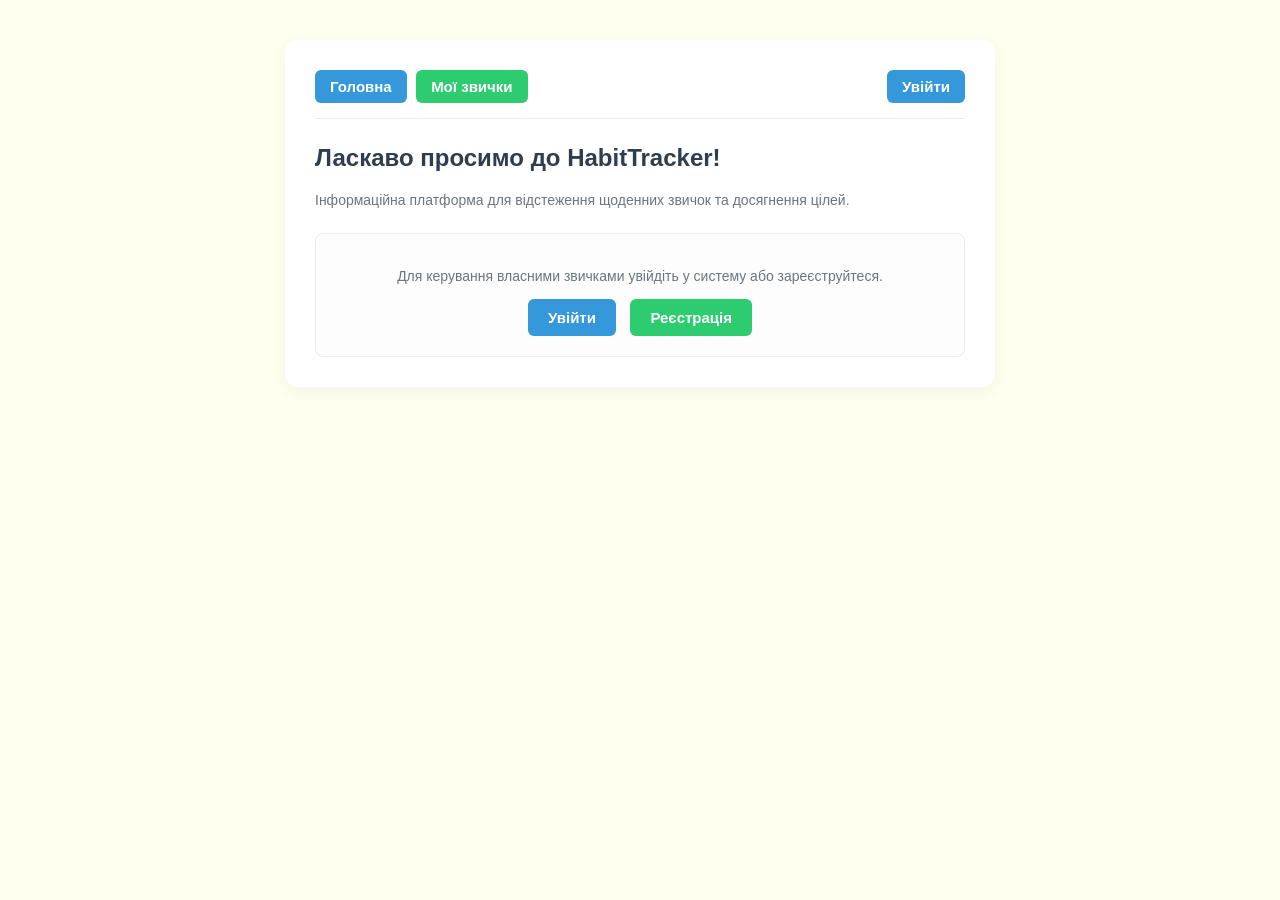
<file: frontend/index.html>
<!DOCTYPE html>
<html lang="uk">
<head>
    <meta charset="UTF-8">
    <meta name="viewport" content="width=device-width, initial-scale=1.0">
    <title>HabitTracker — Головна</title>
    <link rel="stylesheet" href="style.css">
</head>
<body>
    <div class="container">
        <nav style="display: flex; justify-content: space-between; align-items: center; margin-bottom: 25px; border-bottom: 1px solid #e9ecef; padding-bottom: 15px;">
            <div>
                <button type="button" onclick="location.href='index.html'" style="width: auto; padding: 8px 15px; margin-right: 5px;">Головна</button>
                <button type="button" onclick="location.href='dashboard.html'" style="width: auto; padding: 8px 15px; background-color: #2ecc71;">Мої звички</button>
            </div>
            <div id="nav-auth-section"></div>
        </nav>

        <h2>Ласкаво просимо до HabitTracker!</h2>
        <p>Інформаційна платформа для відстеження щоденних звичок та досягнення цілей.</p>
        <div style="background: #fdfdfe; border: 1px solid #e9ecef; padding: 20px; border-radius: 8px; text-align: center;">
            <p style="margin-bottom: 15px;">Для керування власними звичками увійдіть у систему або зареєструйтеся.</p>
            <button type="button" onclick="location.href='login.html'" style="width: auto; padding: 10px 20px; margin-right: 10px;">Увійти</button>
            <button type="button" onclick="location.href='register.html'" style="width: auto; padding: 10px 20px; background-color: #2ecc71;">Реєстрація</button>
        </div>
    </div>

    <script src="auth.js"></script>
    <script>
        document.addEventListener('DOMContentLoaded', () => {
            initNavbar();
        });
    </script>
</body>
</html>
</file>
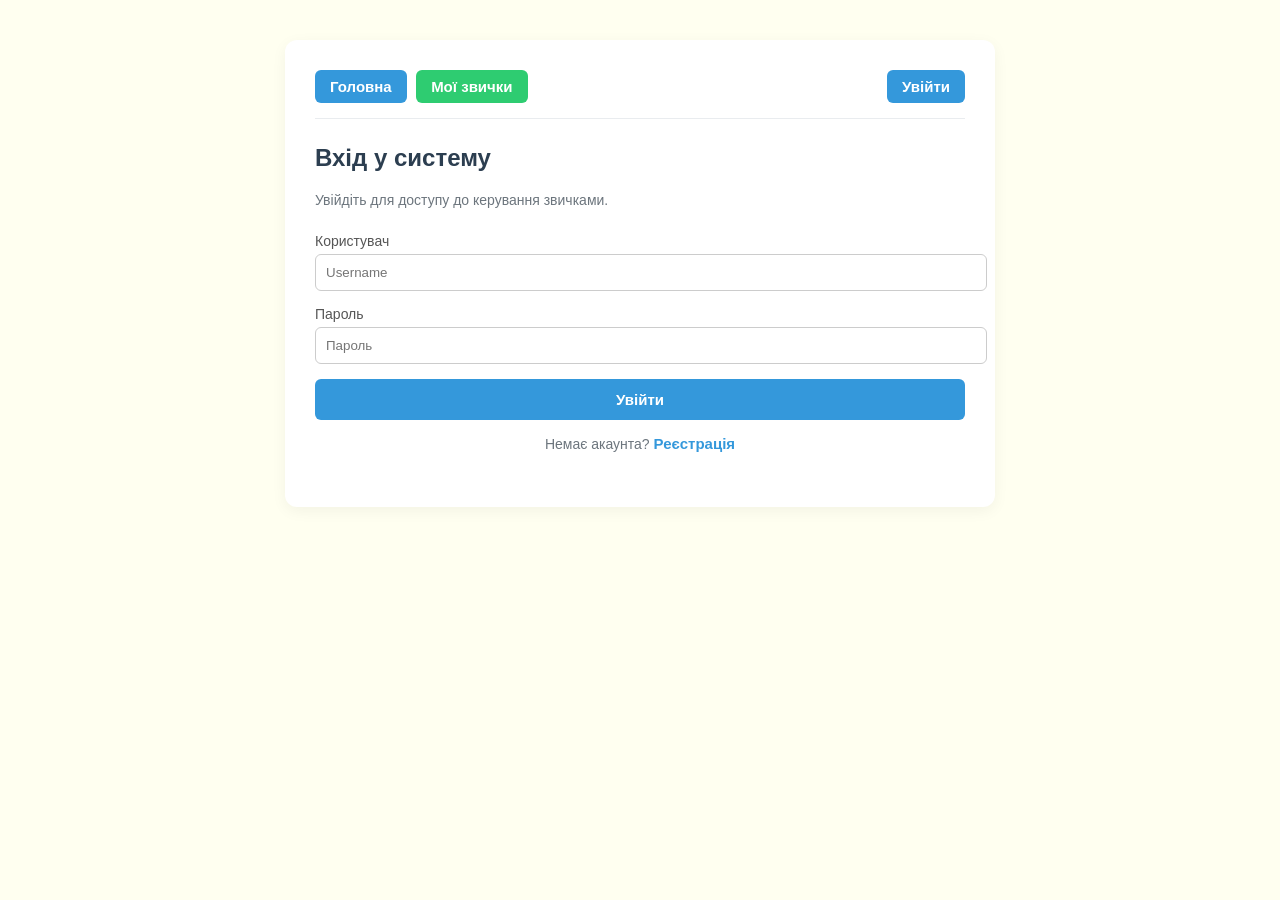
<file: frontend/dashboard.html>
<!DOCTYPE html>
<html lang="uk">
<head>
    <meta charset="UTF-8">
    <meta name="viewport" content="width=device-width, initial-scale=1.0">
    <title>HabitTracker — Мої звички</title>
    <link rel="stylesheet" href="style.css">
</head>
<body>
    <div class="container">
        <nav style="display: flex; justify-content: space-between; align-items: center; margin-bottom: 25px; border-bottom: 1px solid #e9ecef; padding-bottom: 15px;">
            <div>
                <button type="button" onclick="location.href='index.html'" style="width: auto; padding: 8px 15px; margin-right: 5px;">Головна</button>
                <button type="button" onclick="location.href='dashboard.html'" style="width: auto; padding: 8px 15px; background-color: #2ecc71;">Мої звички</button>
            </div>
            <div id="nav-auth-section"></div>
        </nav>

        <h2>Керування звичками</h2>
        <p id="user-greeting"></p>

        <form id="habit-form" style="margin-bottom: 25px;">
            <div style="margin-bottom: 10px;">
                <label for="habit-title" style="display: block; margin-bottom: 5px; font-size: 14px; color: #555;">Назва</label>
                <input type="text" id="habit-title" placeholder="Назва звички" required style="width: 100%; padding: 10px; border: 1px solid #ccc; border-radius: 6px;">
            </div>
            <div style="margin-bottom: 10px;">
                <label for="habit-desc" style="display: block; margin-bottom: 5px; font-size: 14px; color: #555;">Опис</label>
                <textarea id="habit-desc" placeholder="Опис звички" style="width: 100%; padding: 10px; border: 1px solid #ccc; border-radius: 6px; resize: vertical;"></textarea>
            </div>
            <button type="submit">Додати звичку</button>
        </form>

        <div id="protected-habits-list"></div>
    </div>

    <script src="auth.js"></script>
    <script>
        document.addEventListener('DOMContentLoaded', async () => {
            if (!localStorage.getItem('access')) {
                localStorage.setItem('redirectAfterLogin', 'dashboard.html');
                window.location.href = 'login.html';
                return;
            }

            initNavbar();

            const username = localStorage.getItem('username') || 'Користувач';
            const greeting = document.getElementById('user-greeting');
            if (greeting) greeting.innerText = `Авторизований користувач: ${username}`;

            document.getElementById('habit-form').addEventListener('submit', handleCreateHabit);
            await loadProtectedHabits();
        });

        async function loadProtectedHabits() {
            const res = await apiFetch(`${API_BASE}/habits/`);
            if (res && res.ok) {
                const habits = await res.json();
                const container = document.getElementById('protected-habits-list');
                if (!container) return;
                if (habits.length === 0) {
                    container.innerHTML = '<div class="empty-state">Ви ще не додали жодної звички</div>';
                    return;
                }
                container.innerHTML = '<ul>' + habits.map(h => `
                    <li>
                        <div>
                            <div class="habit-title">${h.title}</div>
                            <div class="habit-desc">${h.description || 'Без опису'}</div>
                        </div>
                        <button type="button" onclick="deleteHabit(${h.id})" class="logout-btn" style="width: auto; padding: 6px 12px; font-size: 13px; margin: 0;">Видалити</button>
                    </li>
                `).join('') + '</ul>';
            }
        }

        async function handleCreateHabit(event) {
            event.preventDefault();
            const title = document.getElementById('habit-title').value;
            const description = document.getElementById('habit-desc').value;

            const res = await apiFetch(`${API_BASE}/habits/`, {
                method: 'POST',
                headers: { 'Content-Type': 'application/json' },
                body: JSON.stringify({ title, description })
            });

            if (res && res.ok) {
                document.getElementById('habit-title').value = '';
                document.getElementById('habit-desc').value = '';
                await loadProtectedHabits();
            } else {
                alert('Помилка створення звички');
            }
        }

        async function deleteHabit(id) {
            if (!confirm('Видалити цю звичку?')) return;
            const res = await apiFetch(`${API_BASE}/habits/${id}/`, {
                method: 'DELETE'
            });
            if (res && (res.ok || res.status === 204)) {
                await loadProtectedHabits();
            } else {
                alert('Помилка видалення');
            }
        }
    </script>
</body>
</html>
</file>
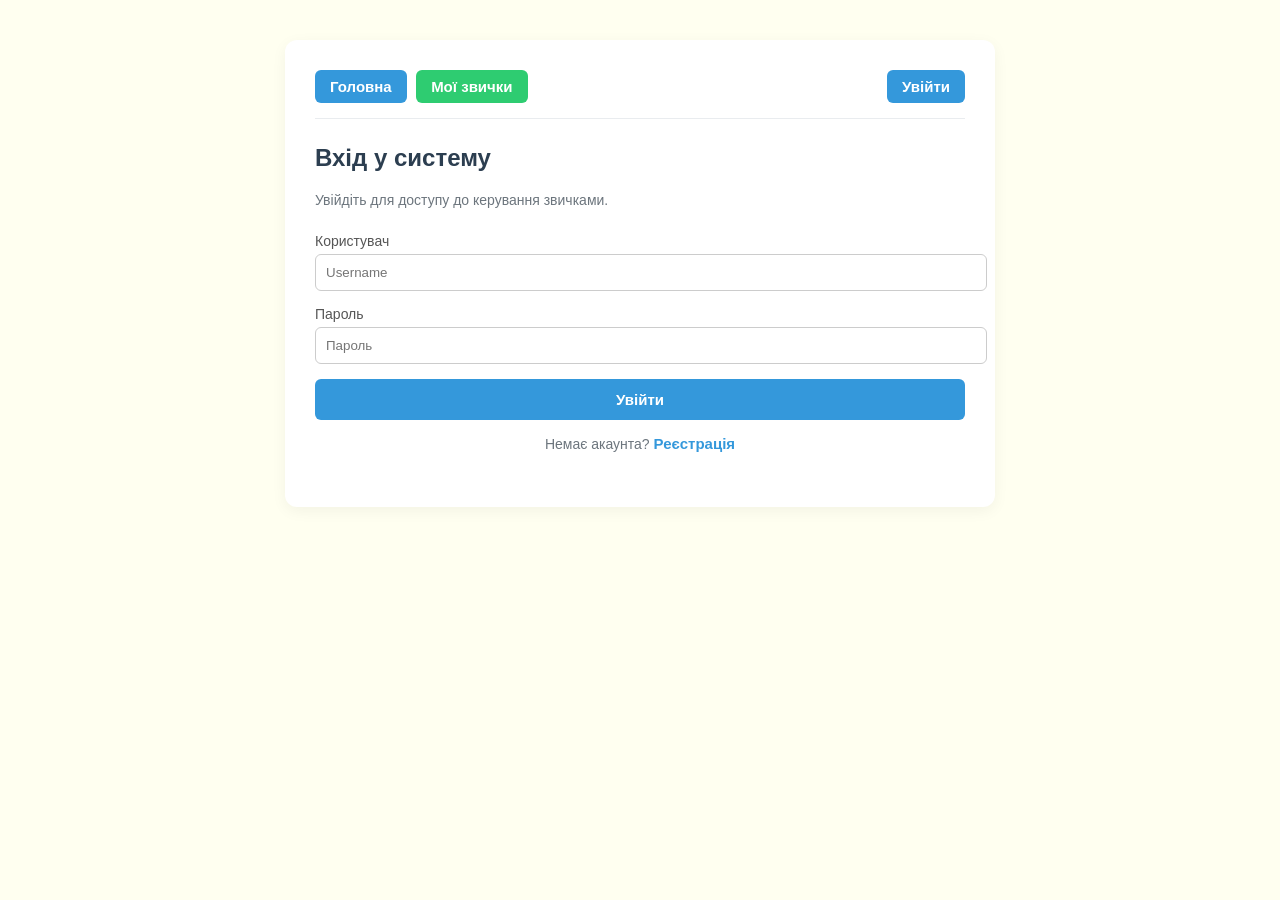
<file: frontend/login.html>
<!DOCTYPE html>
<html lang="uk">
<head>
    <meta charset="UTF-8">
    <meta name="viewport" content="width=device-width, initial-scale=1.0">
    <title>HabitTracker — Логін</title>
    <link rel="stylesheet" href="style.css">
</head>
<body>
    <div class="container">
        <nav style="display: flex; justify-content: space-between; align-items: center; margin-bottom: 25px; border-bottom: 1px solid #e9ecef; padding-bottom: 15px;">
            <div>
                <button type="button" onclick="location.href='index.html'" style="width: auto; padding: 8px 15px; margin-right: 5px;">Головна</button>
                <button type="button" onclick="location.href='dashboard.html'" style="width: auto; padding: 8px 15px; background-color: #2ecc71;">Мої звички</button>
            </div>
            <div id="nav-auth-section"></div>
        </nav>

        <h2>Вхід у систему</h2>
        <p>Увійдіть для доступу до керування звичками.</p>
        <form id="login-form">
            <div style="margin-bottom: 15px;">
                <label for="login-username" style="display: block; margin-bottom: 5px; font-size: 14px; color: #555;">Користувач</label>
                <input type="text" id="login-username" placeholder="Username" required style="width: 100%; padding: 10px; border: 1px solid #ccc; border-radius: 6px;">
            </div>
            <div style="margin-bottom: 15px;">
                <label for="login-password" style="display: block; margin-bottom: 5px; font-size: 14px; color: #555;">Пароль</label>
                <input type="password" id="login-password" placeholder="Пароль" required style="width: 100%; padding: 10px; border: 1px solid #ccc; border-radius: 6px;">
            </div>
            <button type="submit">Увійти</button>
        </form>
        <p style="text-align: center; margin-top: 15px;">Немає акаунта? <button type="button" onclick="location.href='register.html'" style="background: none; color: #3498db; width: auto; padding: 0; display: inline; cursor: pointer;">Реєстрація</button></p>
    </div>

    <script src="auth.js"></script>
    <script>
        document.addEventListener('DOMContentLoaded', () => {
            if (localStorage.getItem('access')) {
                window.location.href = 'dashboard.html';
                return;
            }
            initNavbar();
            document.getElementById('login-form').addEventListener('submit', handleLogin);
        });

        async function handleLogin(event) {
            event.preventDefault();
            const username = document.getElementById('login-username').value;
            const password = document.getElementById('login-password').value;

            try {
                const res = await fetch(`${API_BASE}/auth/login/`, {
                    method: 'POST',
                    headers: { 'Content-Type': 'application/json' },
                    body: JSON.stringify({ username, password })
                });

                if (res.ok) {
                    const data = await res.json();
                    localStorage.setItem('access', data.access);
                    localStorage.setItem('refresh', data.refresh);
                    localStorage.setItem('username', username);

                    const redirectUrl = localStorage.getItem('redirectAfterLogin') || 'dashboard.html';
                    localStorage.removeItem('redirectAfterLogin');
                    window.location.href = redirectUrl;
                } else {
                    alert('Помилка входу! Перевірте логін та пароль.');
                }
            } catch (e) {
                console.error(e);
                alert('Помилка зʼєднання з сервером.');
            }
        }
    </script>
</body>
</html>
</file>
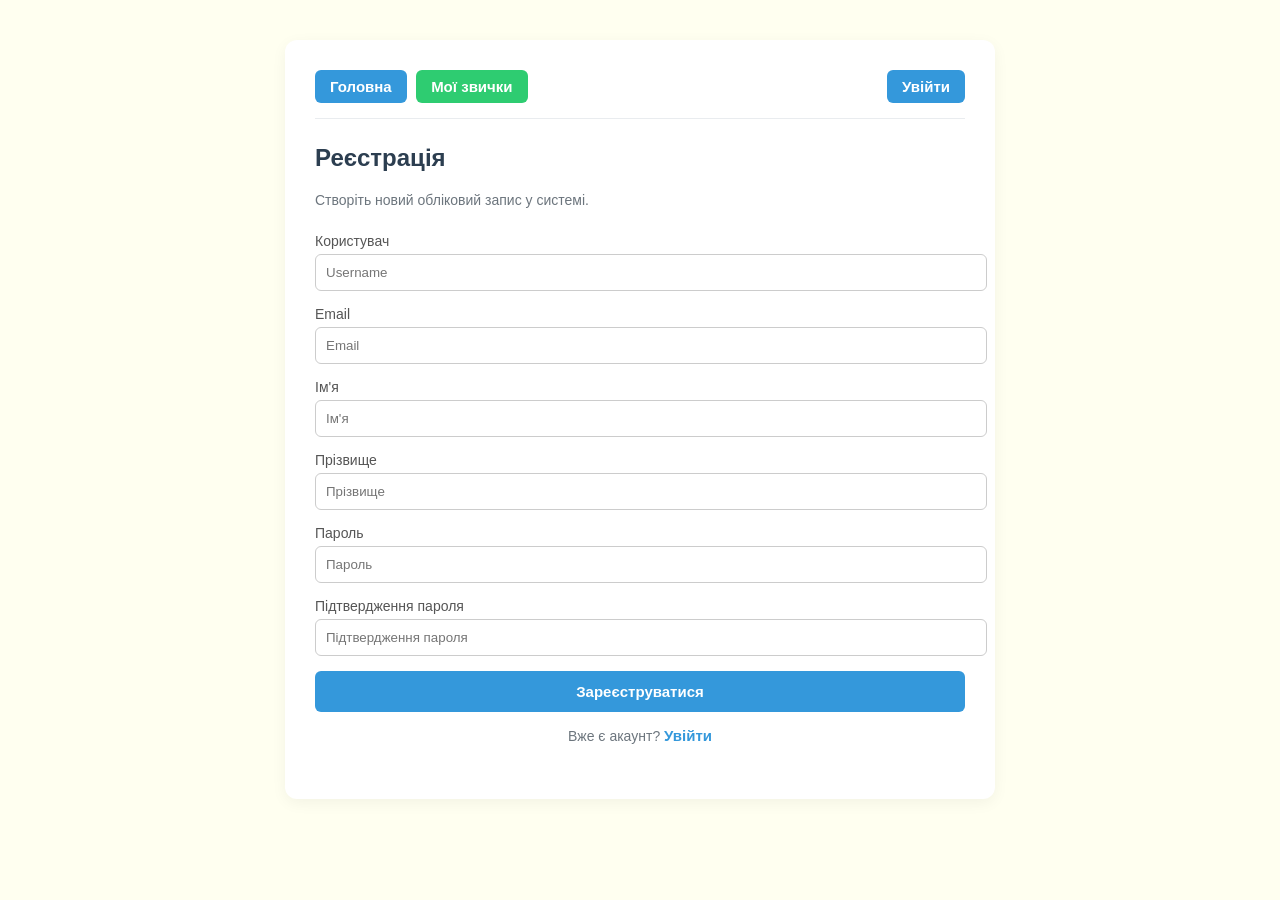
<file: frontend/register.html>
<!DOCTYPE html>
<html lang="uk">
<head>
    <meta charset="UTF-8">
    <meta name="viewport" content="width=device-width, initial-scale=1.0">
    <title>HabitTracker — Реєстрація</title>
    <link rel="stylesheet" href="style.css">
</head>
<body>
    <div class="container">
        <nav style="display: flex; justify-content: space-between; align-items: center; margin-bottom: 25px; border-bottom: 1px solid #e9ecef; padding-bottom: 15px;">
            <div>
                <button type="button" onclick="location.href='index.html'" style="width: auto; padding: 8px 15px; margin-right: 5px;">Головна</button>
                <button type="button" onclick="location.href='dashboard.html'" style="width: auto; padding: 8px 15px; background-color: #2ecc71;">Мої звички</button>
            </div>
            <div id="nav-auth-section"></div>
        </nav>

        <h2>Реєстрація</h2>
        <p>Створіть новий обліковий запис у системі.</p>
        <form id="register-form">
            <div style="margin-bottom: 15px;">
                <label for="reg-username" style="display: block; margin-bottom: 5px; font-size: 14px; color: #555;">Користувач</label>
                <input type="text" id="reg-username" placeholder="Username" required style="width: 100%; padding: 10px; border: 1px solid #ccc; border-radius: 6px;">
            </div>
            <div style="margin-bottom: 15px;">
                <label for="reg-email" style="display: block; margin-bottom: 5px; font-size: 14px; color: #555;">Email</label>
                <input type="email" id="reg-email" placeholder="Email" required style="width: 100%; padding: 10px; border: 1px solid #ccc; border-radius: 6px;">
            </div>
            <div style="margin-bottom: 15px;">
                <label for="reg-firstname" style="display: block; margin-bottom: 5px; font-size: 14px; color: #555;">Ім'я</label>
                <input type="text" id="reg-firstname" placeholder="Ім'я" style="width: 100%; padding: 10px; border: 1px solid #ccc; border-radius: 6px;">
            </div>
            <div style="margin-bottom: 15px;">
                <label for="reg-lastname" style="display: block; margin-bottom: 5px; font-size: 14px; color: #555;">Прізвище</label>
                <input type="text" id="reg-lastname" placeholder="Прізвище" style="width: 100%; padding: 10px; border: 1px solid #ccc; border-radius: 6px;">
            </div>
            <div style="margin-bottom: 15px;">
                <label for="reg-password" style="display: block; margin-bottom: 5px; font-size: 14px; color: #555;">Пароль</label>
                <input type="password" id="reg-password" placeholder="Пароль" required style="width: 100%; padding: 10px; border: 1px solid #ccc; border-radius: 6px;">
            </div>
            <div style="margin-bottom: 15px;">
                <label for="reg-password-confirm" style="display: block; margin-bottom: 5px; font-size: 14px; color: #555;">Підтвердження пароля</label>
                <input type="password" id="reg-password-confirm" placeholder="Підтвердження пароля" required style="width: 100%; padding: 10px; border: 1px solid #ccc; border-radius: 6px;">
            </div>
            <button type="submit">Зареєструватися</button>
        </form>
        <p style="text-align: center; margin-top: 15px;">Вже є акаунт? <button type="button" onclick="location.href='login.html'" style="background: none; color: #3498db; width: auto; padding: 0; display: inline; cursor: pointer;">Увійти</button></p>
    </div>

    <script src="auth.js"></script>
    <script>
        document.addEventListener('DOMContentLoaded', () => {
            if (localStorage.getItem('access')) {
                window.location.href = 'dashboard.html';
                return;
            }
            initNavbar();
            document.getElementById('register-form').addEventListener('submit', handleRegister);
        });

        async function handleRegister(event) {
            event.preventDefault();
            const username = document.getElementById('reg-username').value;
            const email = document.getElementById('reg-email').value;
            const first_name = document.getElementById('reg-firstname').value;
            const last_name = document.getElementById('reg-lastname').value;
            const password = document.getElementById('reg-password').value;
            const password_confirmation = document.getElementById('reg-password-confirm').value;

            try {
                const res = await fetch(`${API_BASE}/auth/register/`, {
                    method: 'POST',
                    headers: { 'Content-Type': 'application/json' },
                    body: JSON.stringify({ username, email, first_name, last_name, password, password_confirmation })
                });

                if (res.ok) {
                    alert('Реєстрація успішна!');
                    window.location.href = 'login.html';
                } else {
                    const errData = await res.json();
                    alert('Помилка реєстрації: ' + JSON.stringify(errData));
                }
            } catch (error) {
                console.error(error);
                alert('Не вдалося зʼєднатися з сервером.');
            }
        }
    </script>
</body>
</html>
</file>
<file: frontend/style.css>
body {
    font-family: 'Segoe UI', Tahoma, Geneva, Verdana, sans-serif;
    background-color: #FFFFF0;
    color: #333;
    margin: 0;
    padding: 40px;
    display: flex;
    justify-content: center;
}

.container {
    width: 100%;
    max-width: 650px;
    background: #ffffff;
    padding: 30px;
    border-radius: 12px;
    box-shadow: 0 4px 15px rgba(0, 0, 0, 0.05);
}

h2 {
    margin-top: 0;
    color: #2c3e50;
    font-size: 24px;
}

p {
    color: #6c757d;
    font-size: 14px;
    margin-bottom: 25px;
}

button {
    background-color: #3498db;
    color: white;
    border: none;
    padding: 12px 20px;
    border-radius: 6px;
    cursor: pointer;
    font-size: 15px;
    font-weight: 600;
    transition: background-color 0.2s ease;
    width: 100%;
}

button:hover {
    background-color: #2980b9;
}

button.logout-btn {
    background-color: #e74c3c;
    margin-top: 0;
}

button.logout-btn:hover {
    background-color: #c0392b;
}

ul {
    list-style: none;
    padding: 0;
    margin-top: 25px;
}

li {
    background: #fdfdfe;
    border: 1px solid #e9ecef;
    padding: 15px 20px;
    margin-bottom: 12px;
    border-radius: 8px;
    display: flex;
    justify-content: space-between;
    align-items: center;
    box-shadow: 0 2px 4px rgba(0,0,0,0.02);
}

.habit-title {
    font-weight: 600;
    color: #34495e;
    font-size: 16px;
}

.habit-desc {
    color: #7f8c8d;
    font-size: 13px;
    margin-top: 4px;
}

.empty-state {
    text-align: center;
    color: #95a5a6;
    padding: 30px;
    font-style: italic;
    background: #fdfdfd;
    border: 2px dashed #e2e8f0;
    border-radius: 8px;
    margin-top: 20px;
}
</file>
